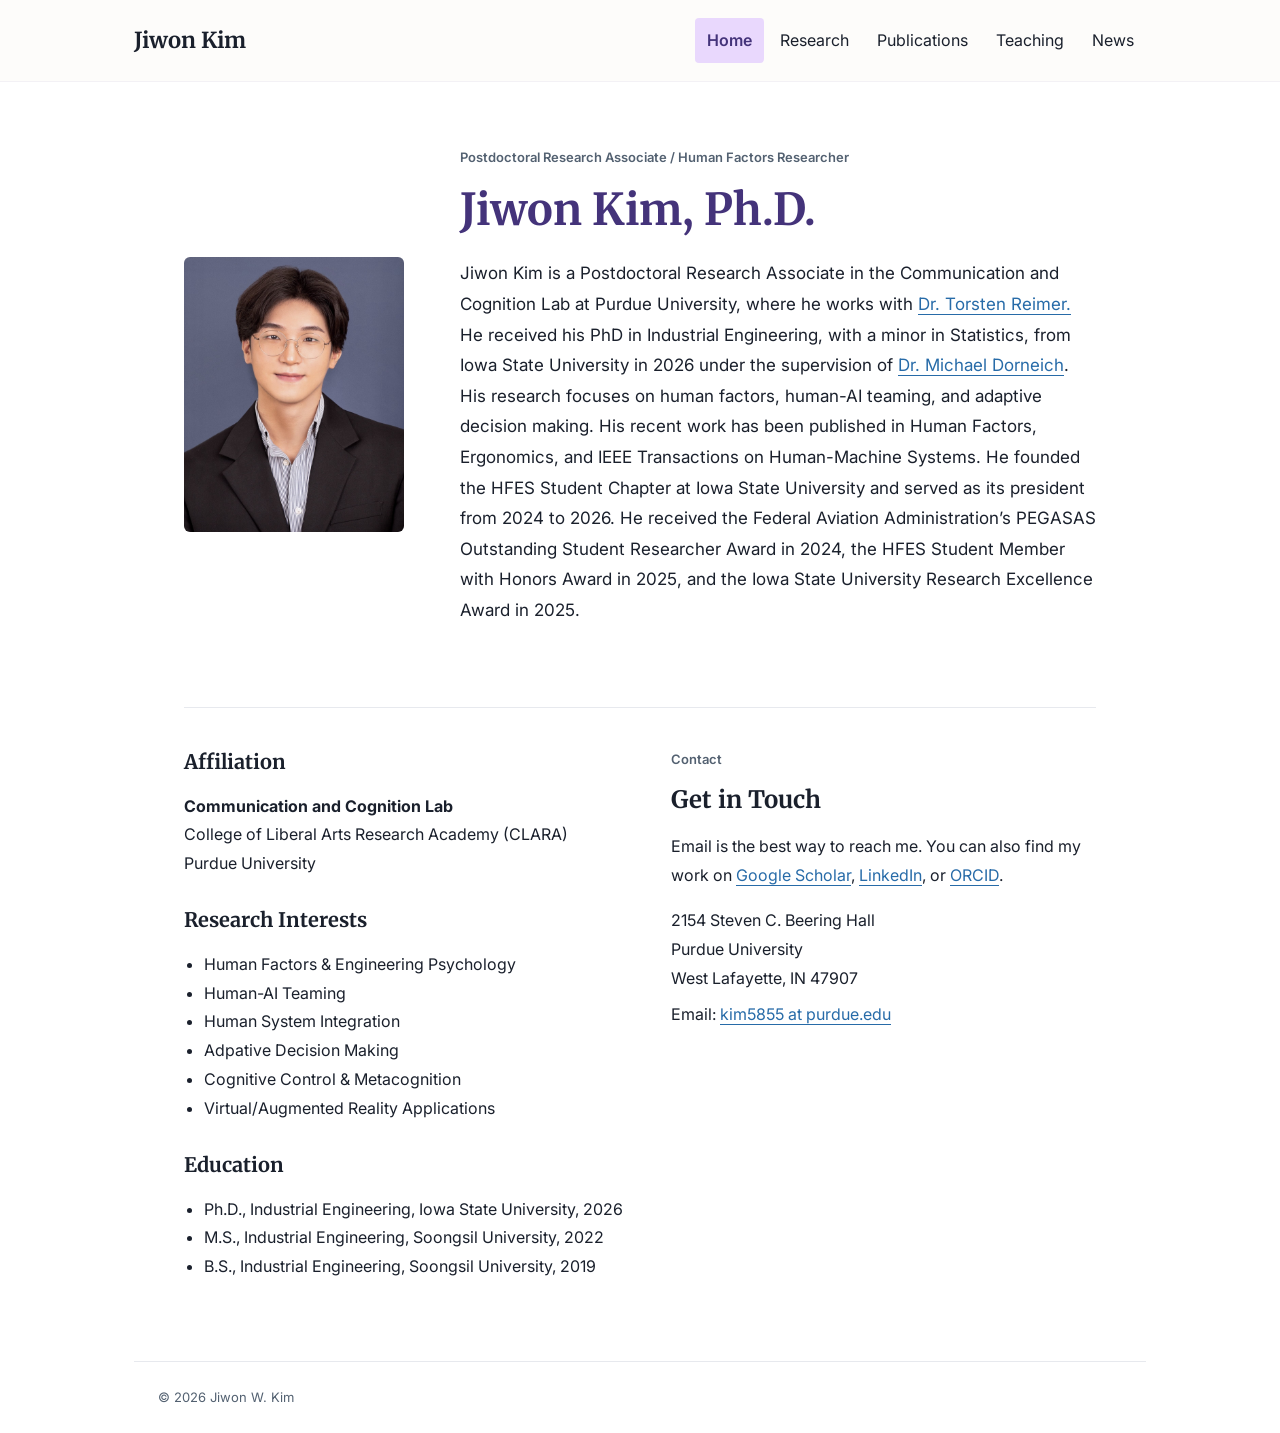
<file: index.html>
<!doctype html>
<html lang="en">
<head>
<meta charset="utf-8">
<meta name="viewport" content="width=device-width, initial-scale=1">
<title>Home | Jiwon Kim, Ph.D.</title>
<link rel="preconnect" href="https://fonts.googleapis.com">
<link rel="preconnect" href="https://fonts.gstatic.com" crossorigin>
<link href="https://fonts.googleapis.com/css2?family=Inter:wght@400;500;600;700&family=Merriweather:wght@400;700&display=swap" rel="stylesheet">
<link rel="stylesheet" href="styles.css">
</head>
<body>
<a class="skip-link" href="#main">Skip to content</a>
<header class="site-header"><div class="header-inner"><a class="brand" href="index.html">Jiwon Kim</a>
<nav class="nav" aria-label="Main navigation"><a href="index.html" aria-current="page">Home</a>
<a href="research.html">Research</a>
<a href="publications.html">Publications</a>
<a href="teaching.html">Teaching</a>
<a href="news.html">News</a></nav>
</div></header>
<main id="main" class="home">
      <section class="intro section-band">
        <img class="intro-photo" src="headshot.jpg" alt="Portrait of Jiwon Kim">
        </div>
        <div class="intro-copy">
          <p class="eyebrow">Postdoctoral Research Associate / Human Factors Researcher</p>
          <h1>Jiwon Kim, Ph.D.</h1>
          <p class="lead">
            Jiwon Kim is a Postdoctoral Research Associate in the Communication and Cognition Lab
             at Purdue University, where he works with <a href="https://www.cla.purdue.edu/directory/profiles/torsten-reimer.html">Dr. Torsten Reimer.</a> 
             He received his PhD in Industrial Engineering, with a minor in Statistics, from Iowa State University in 2026 under the supervision of <a href="https://www.imse.iastate.edu/directory/profile/dorneich/">Dr. Michael Dorneich</a>. 
             His research focuses on human factors, human-AI teaming, and adaptive decision making. 
             His recent work has been published in Human Factors, Ergonomics, and IEEE Transactions on Human-Machine Systems. 
             He founded the HFES Student Chapter at Iowa State University and served as its president from 2024 to 2026. 
             He received the Federal Aviation Administration’s PEGASAS Outstanding Student Researcher Award in 2024, the HFES Student Member with Honors Award in 2025, 
             and the Iowa State University Research Excellence Award in 2025.
          </p>

          <!-- <div class="link-row" aria-label="Profile links">
            <a class="button" href="mailto:your.email@university.edu">Email</a> -->
            
            
          </div>
        </div>
      </section><div class="home-details">        <aside class="profile-card">
          <h2>Affiliation</h2>
          <p><strong>Communication and Cognition Lab</strong><br>College of Liberal Arts Research Academy (CLARA)<br>Purdue University</p>

          <h2>Research Interests</h2>
          <ul class="tag-list">
            <li>Human Factors & Engineering Psychology</li>
            <li>Human-AI Teaming</li>
            <li>Human System Integration</li>
            <li>Adpative Decision Making</li>
            <li>Cognitive Control & Metacognition</li>
            <li>Virtual/Augmented Reality Applications</li>
          </ul>

          <h2>Education</h2>
          <ul class="compact-list">
            <li>Ph.D., Industrial Engineering, Iowa State University, 2026</li>
            <li>M.S., Industrial Engineering, Soongsil University, 2022</li>
            <li>B.S., Industrial Engineering, Soongsil University, 2019</li>
          </ul>
        </aside>          <section id="contact" class="section contact-section">
            <div>
              <p class="eyebrow">Contact</p>
              <h2>Get in Touch</h2>
              <p>
                Email is the best way to reach me. You can also find my work on
                <a href="https://scholar.google.com/citations?user=sQO0oOcAAAAJ&hl=en">Google Scholar</a>, <a href="https://www.linkedin.com/in/jiwon-wyatt-kim/">LinkedIn</a>, or <a href="https://orcid.org/0000-0002-0943-2470">ORCID</a>.
              </p>
            </div>
            <address>
              <span>2154 Steven C. Beering Hall <br> Purdue University <br> West Lafayette, IN 47907</span>
              <p>Email: <a href="mailto:kim5855@purdue.edu">kim5855 at purdue.edu</a></p>
            </address>
          </section></div>
</main>
<footer class="site-footer"><p>&copy; <span id="year">2026</span> Jiwon W. Kim</p>
<script src="script.js"></script>
</body>
</html>
</file>
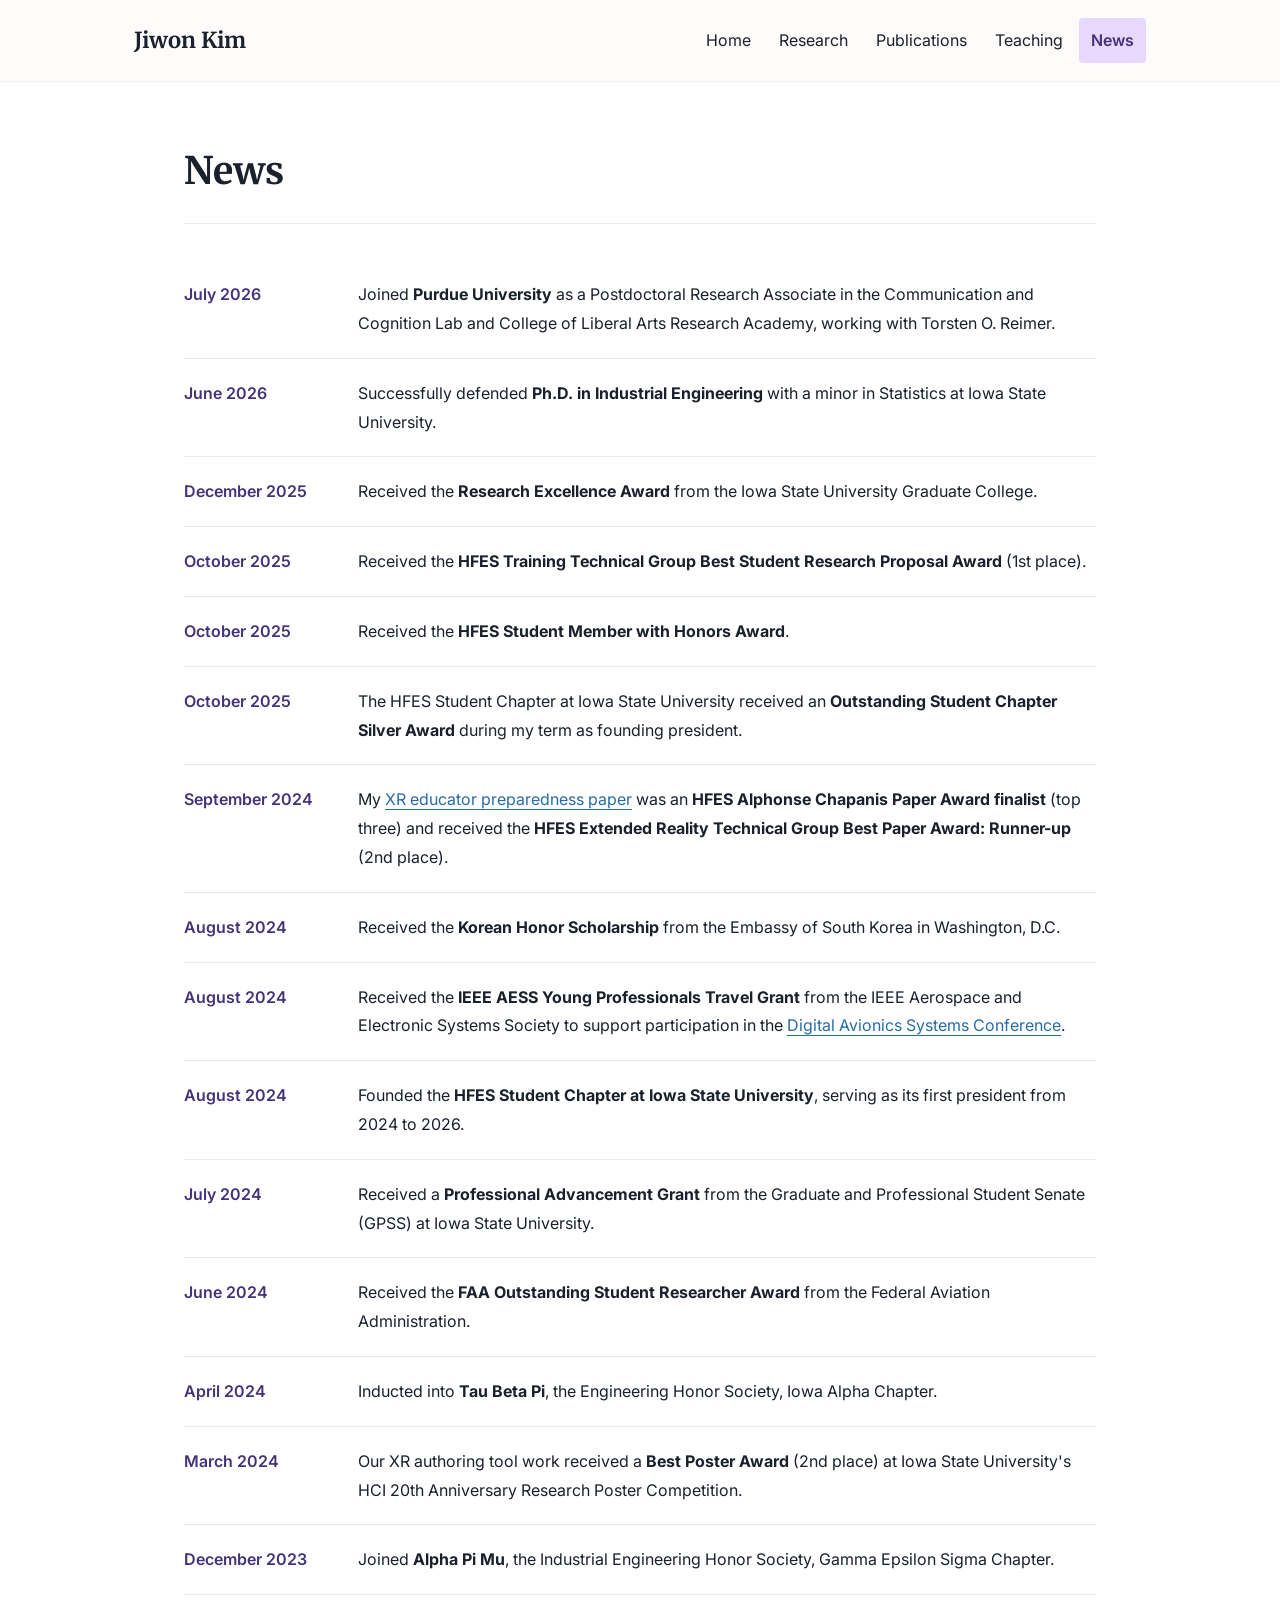
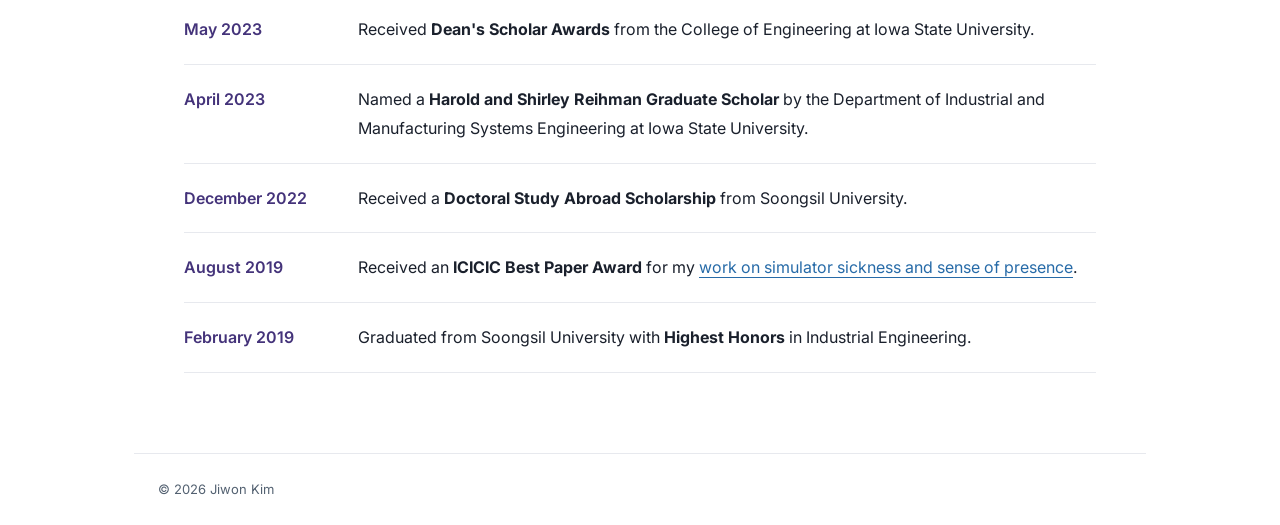
<file: news.html>
<!doctype html>
<html lang="en">
<head>
<meta charset="utf-8">
<meta name="viewport" content="width=device-width, initial-scale=1">
<title>News | Jiwon Kim</title>
<link rel="preconnect" href="https://fonts.googleapis.com">
<link rel="preconnect" href="https://fonts.gstatic.com" crossorigin>
<link href="https://fonts.googleapis.com/css2?family=Inter:wght@400;500;600;700&family=Merriweather:wght@400;700&display=swap" rel="stylesheet">
<link rel="stylesheet" href="styles.css">
</head>
<body>
<a class="skip-link" href="#main">Skip to content</a>
<header class="site-header"><div class="header-inner"><a class="brand" href="index.html">Jiwon Kim</a>
<nav class="nav" aria-label="Main navigation"><a href="index.html">Home</a>
<a href="research.html">Research</a>
<a href="publications.html">Publications</a>
<a href="teaching.html">Teaching</a>
<a href="news.html" aria-current="page">News</a></nav>
</div></header>
<main id="main" class="page">
<section id="news" class="section">
<div class="section-heading"><h1>News</h1></div>
<ul class="timeline-list">
<li><time class="experience-date" datetime="2026-07">July 2026</time><div>Joined <strong>Purdue University</strong> as a Postdoctoral Research Associate in the Communication and Cognition Lab and College of Liberal Arts Research Academy, working with Torsten O. Reimer.</div></li>
<li><time class="experience-date" datetime="2026-06">June 2026</time><div>Successfully defended <strong>Ph.D. in Industrial Engineering</strong> with a minor in Statistics at Iowa State University.</div></li>
<li><time class="experience-date" datetime="2025-12">December 2025</time><div>Received the <strong>Research Excellence Award</strong> from the Iowa State University Graduate College.</div></li>
<li><time class="experience-date" datetime="2025-10">October 2025</time><div>Received the <strong>HFES Training Technical Group Best Student Research Proposal Award</strong> (1st place).</div></li>
<li><time class="experience-date" datetime="2025-10">October 2025</time><div>Received the <strong>HFES Student Member with Honors Award</strong>.</div></li>
<li><time class="experience-date" datetime="2025-10">October 2025</time><div>The HFES Student Chapter at Iowa State University received an <strong>Outstanding Student Chapter Silver Award</strong> during my term as founding president.</div></li>
<li><time class="experience-date" datetime="2024-09">September 2024</time><div>My <a href="publications.html#c5">XR educator preparedness paper</a> was an <strong>HFES Alphonse Chapanis Paper Award finalist</strong> (top three) and received the <strong>HFES Extended Reality Technical Group Best Paper Award: Runner-up</strong> (2nd place).</div></li>
<li><time class="experience-date" datetime="2024-08">August 2024</time><div>Received the <strong>Korean Honor Scholarship</strong> from the Embassy of South Korea in Washington, D.C.</div></li>
<li><time class="experience-date" datetime="2024-08">August 2024</time><div>Received the <strong>IEEE AESS Young Professionals Travel Grant</strong> from the IEEE Aerospace and Electronic Systems Society to support participation in the <a href="publications.html#c6">Digital Avionics Systems Conference</a>.</div></li>
<li><time class="experience-date" datetime="2024-08">August 2024</time><div>Founded the <strong>HFES Student Chapter at Iowa State University</strong>, serving as its first president from 2024 to 2026.</div></li>
<li><time class="experience-date" datetime="2024-07">July 2024</time><div>Received a <strong>Professional Advancement Grant</strong> from the Graduate and Professional Student Senate (GPSS) at Iowa State University.</div></li>
<li><time class="experience-date" datetime="2024-06">June 2024</time><div>Received the <strong>FAA Outstanding Student Researcher Award</strong> from the Federal Aviation Administration.</div></li>
<li><time class="experience-date" datetime="2024-04">April 2024</time><div>Inducted into <strong>Tau Beta Pi</strong>, the Engineering Honor Society, Iowa Alpha Chapter.</div></li>
<li><time class="experience-date" datetime="2024-03">March 2024</time><div>Our XR authoring tool work received a <strong>Best Poster Award</strong> (2nd place) at Iowa State University's HCI 20th Anniversary Research Poster Competition.</div></li>
<li><time class="experience-date" datetime="2023-12">December 2023</time><div>Joined <strong>Alpha Pi Mu</strong>, the Industrial Engineering Honor Society, Gamma Epsilon Sigma Chapter.</div></li>
<li><time class="experience-date" datetime="2023-05">May 2023</time><div>Received <strong>Dean's Scholar Awards</strong> from the College of Engineering at Iowa State University.</div></li>
<li><time class="experience-date" datetime="2023-04">April 2023</time><div>Named a <strong>Harold and Shirley Reihman Graduate Scholar</strong> by the Department of Industrial and Manufacturing Systems Engineering at Iowa State University.</div></li>
<li><time class="experience-date" datetime="2022-12">December 2022</time><div>Received a <strong>Doctoral Study Abroad Scholarship</strong> from Soongsil University.</div></li>
<li><time class="experience-date" datetime="2019-08">August 2019</time><div>Received an <strong>ICICIC Best Paper Award</strong> for my <a href="publications.html#c12">work on simulator sickness and sense of presence</a>.</div></li>
<li><time class="experience-date" datetime="2019-02">February 2019</time><div>Graduated from Soongsil University with <strong>Highest Honors</strong> in Industrial Engineering.</div></li>
</ul>
</section>
</main>
<footer class="site-footer"><p>&copy; <span id="year">2026</span> Jiwon Kim</p>
<script src="script.js"></script>
</body>
</html>
</file>
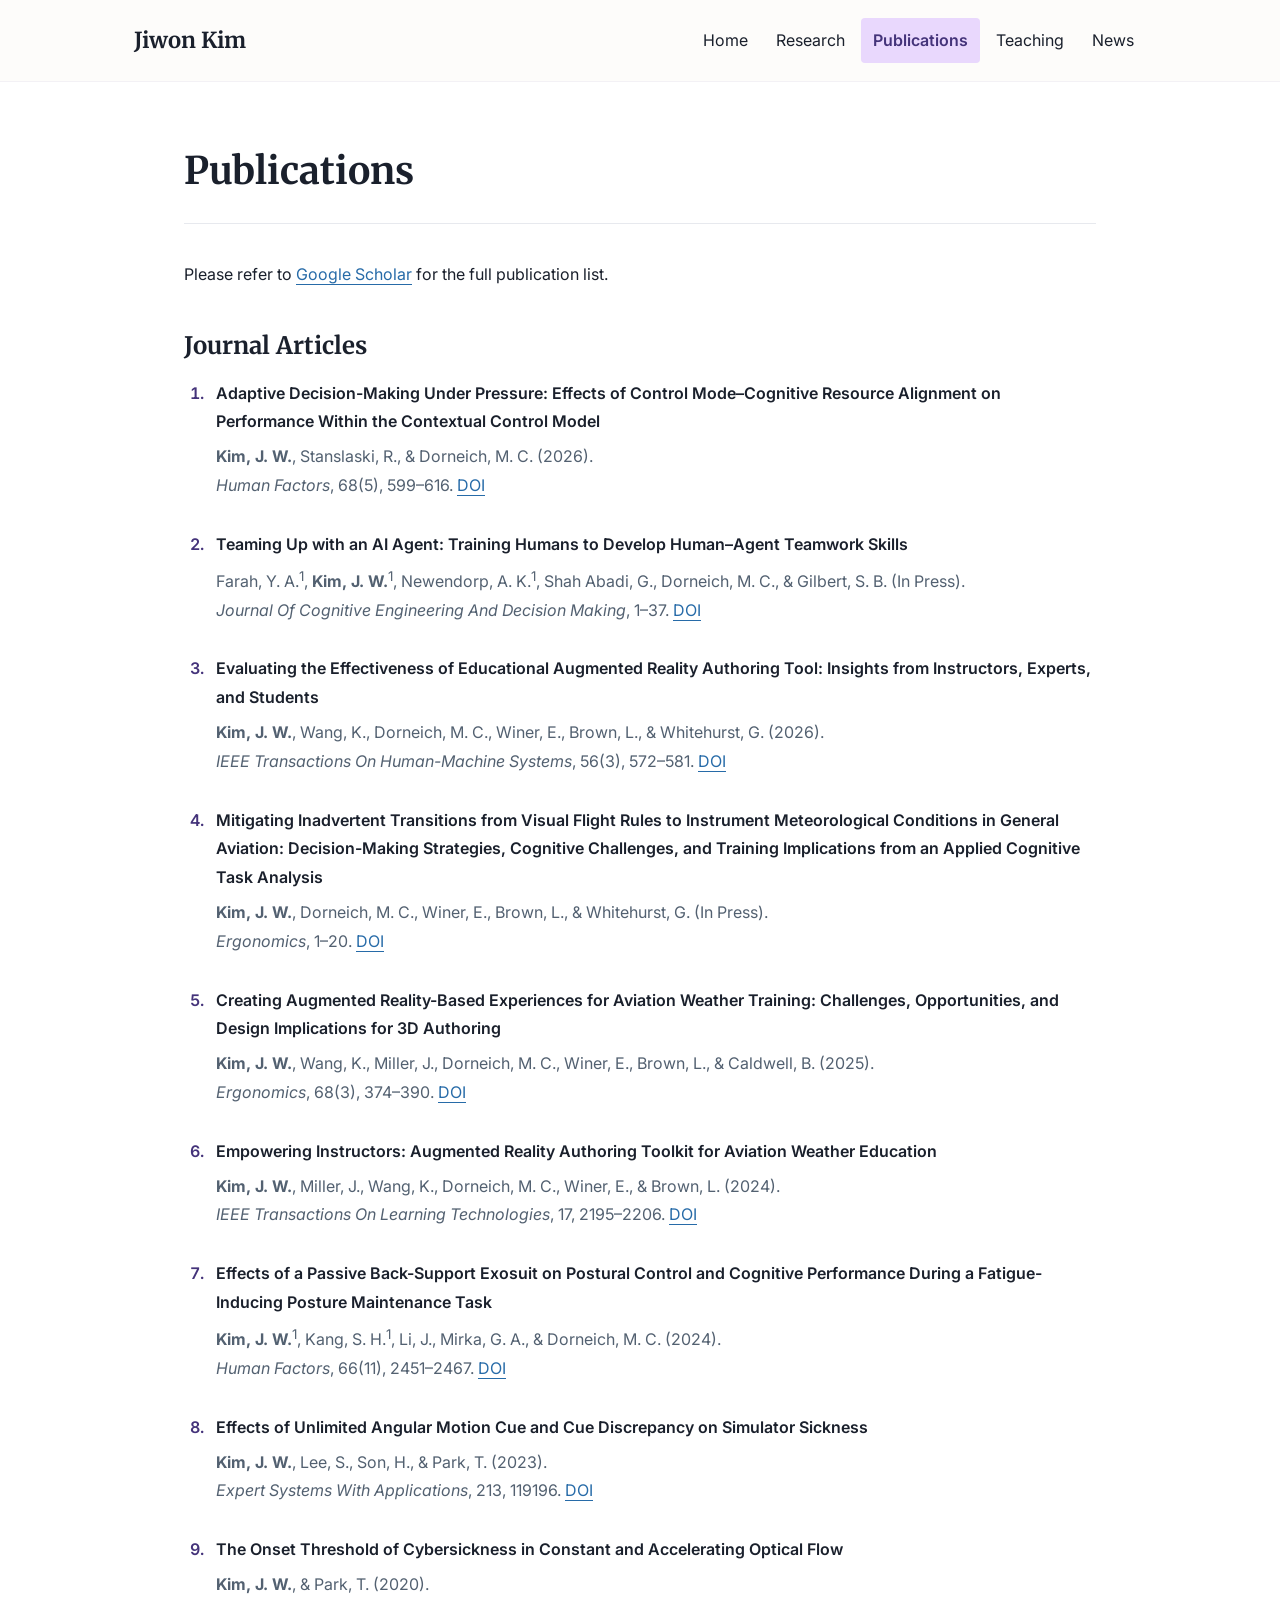
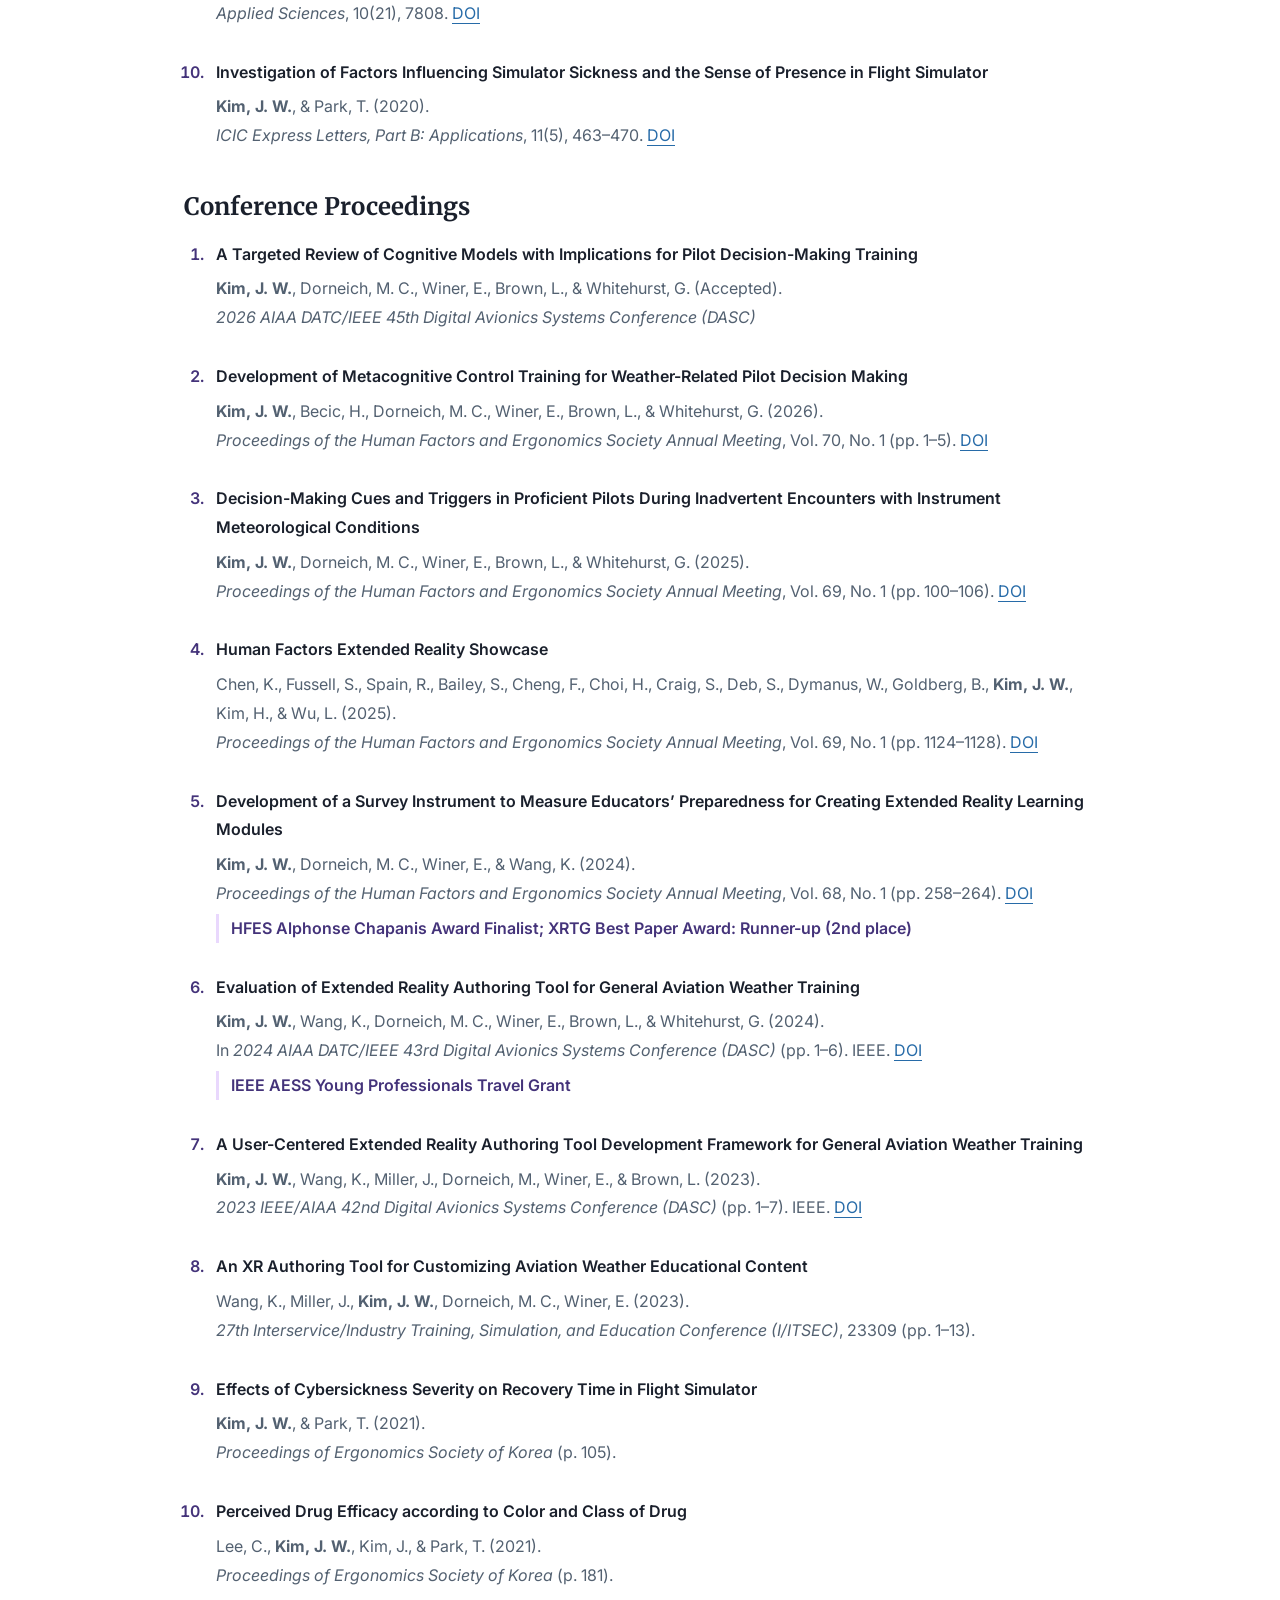
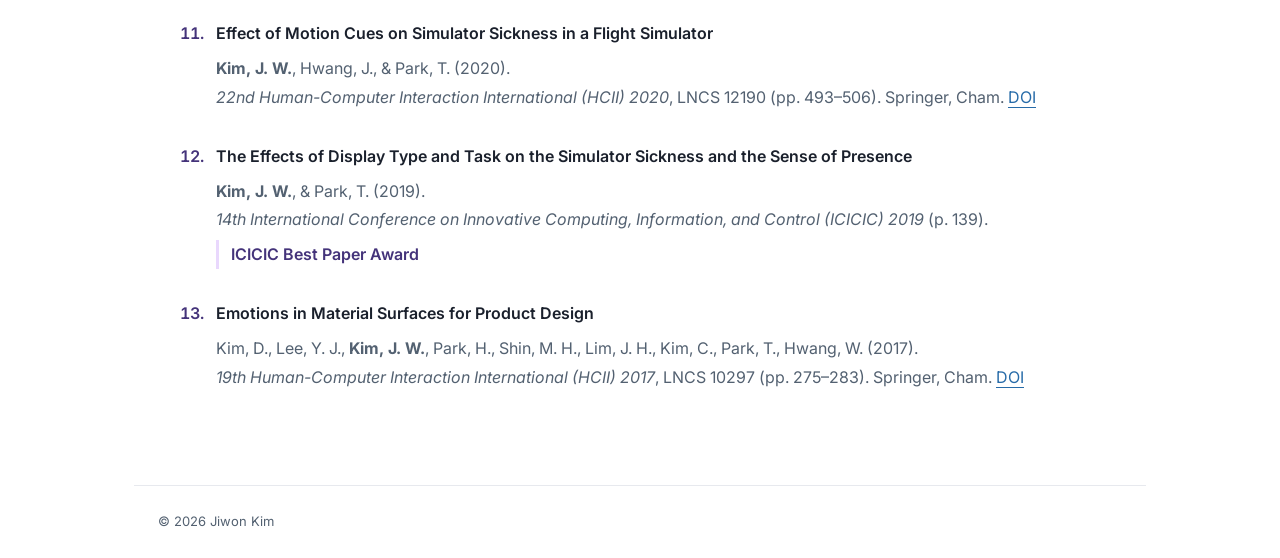
<file: publications.html>
<!doctype html>
<html lang="en">
<head>
<meta charset="utf-8">
<meta name="viewport" content="width=device-width, initial-scale=1">
<title>Publications | Jiwon Kim</title>
<link rel="preconnect" href="https://fonts.googleapis.com">
<link rel="preconnect" href="https://fonts.gstatic.com" crossorigin>
<link href="https://fonts.googleapis.com/css2?family=Inter:wght@400;500;600;700&family=Merriweather:wght@400;700&display=swap" rel="stylesheet">
<link rel="stylesheet" href="styles.css">
</head>
<body>
<a class="skip-link" href="#main">Skip to content</a>
<header class="site-header"><div class="header-inner"><a class="brand" href="index.html">Jiwon Kim</a>
<nav class="nav" aria-label="Main navigation"><a href="index.html">Home</a>
<a href="research.html">Research</a>
<a href="publications.html" aria-current="page">Publications</a>
<a href="teaching.html">Teaching</a>
<a href="news.html">News</a></nav>
</div></header>
<main id="main" class="page">
<section id="publications" class="section">
<div class="section-heading"><h1>Publications</h1></div>
<p>Please refer to <a href="https://scholar.google.com/citations?hl=en&user=sQO0oOcAAAAJ&view_op=list_works&sortby=pubdate">Google Scholar</a> for the full publication list.</p>
<section class="publication-group" aria-labelledby="journal-articles"><h2 id="journal-articles">Journal Articles</h2><ol class="publication-list"><li id="j1">
  <span class="pub-title">Adaptive Decision-Making Under Pressure: Effects of Control Mode–Cognitive Resource Alignment on Performance Within the Contextual Control Model</span>
  <span class="pub-meta"><strong>Kim, J. W.</strong>, Stanslaski, R., &amp; Dorneich, M. C. (2026).</span>
  <span class="pub-meta"><i>Human Factors</i>, 68(5), 599–616. <a href="https://doi.org/10.1177/00187208261418892">DOI</a></span>
</li>
<li id="j2">
  <span class="pub-title">Teaming Up with an AI Agent: Training Humans to Develop Human–Agent Teamwork Skills</span>
  <span class="pub-meta">Farah, Y. A.<sup aria-label="co-first author">1</sup>, <strong>Kim, J. W.</strong><sup aria-label="co-first author">1</sup>, Newendorp, A. K.<sup aria-label="co-first author">1</sup>, Shah Abadi, G., Dorneich, M. C., &amp; Gilbert, S. B. (In Press).</span>
  <span class="pub-meta"><i>Journal Of Cognitive Engineering And Decision Making</i>, 1–37. <a href="https://doi.org/10.1177/15553434261430062">DOI</a></span>
</li>
<li id="j3">
  <span class="pub-title">Evaluating the Effectiveness of Educational Augmented Reality Authoring Tool: Insights from Instructors, Experts, and Students</span>
  <span class="pub-meta"><strong>Kim, J. W.</strong>, Wang, K., Dorneich, M. C., Winer, E., Brown, L., &amp; Whitehurst, G. (2026).</span>
  <span class="pub-meta"><i>IEEE Transactions On Human-Machine Systems</i>, 56(3), 572–581. <a href="https://doi.org/10.1109/THMS.2026.3667033">DOI</a></span>
</li>
<li id="j4">
  <span class="pub-title">Mitigating Inadvertent Transitions from Visual Flight Rules to Instrument Meteorological Conditions in General Aviation: Decision-Making Strategies, Cognitive Challenges, and Training Implications from an Applied Cognitive Task Analysis</span>
  <span class="pub-meta"><strong>Kim, J. W.</strong>, Dorneich, M. C., Winer, E., Brown, L., &amp; Whitehurst, G. (In Press).</span>
  <span class="pub-meta"><i>Ergonomics</i>, 1–20. <a href="https://doi.org/10.1080/00140139.2025.2606777">DOI</a></span>
</li>
<li id="j5">
  <span class="pub-title">Creating Augmented Reality-Based Experiences for Aviation Weather Training: Challenges, Opportunities, and Design Implications for 3D Authoring</span>
  <span class="pub-meta"><strong>Kim, J. W.</strong>, Wang, K., Miller, J., Dorneich, M. C., Winer, E., Brown, L., &amp; Caldwell, B. (2025).</span>
  <span class="pub-meta"><i>Ergonomics</i>, 68(3), 374–390. <a href="https://doi.org/10.1080/00140139.2024.2329696">DOI</a></span>
</li>
<li id="j6">
  <span class="pub-title">Empowering Instructors: Augmented Reality Authoring Toolkit for Aviation Weather Education</span>
  <span class="pub-meta"><strong>Kim, J. W.</strong>, Miller, J., Wang, K., Dorneich, M. C., Winer, E., &amp; Brown, L. (2024).</span>
  <span class="pub-meta"><i>IEEE Transactions On Learning Technologies</i>, 17, 2195–2206. <a href="https://doi.org/10.1109/TLT.2024.3486630">DOI</a></span>
</li>
<li id="j7">
  <span class="pub-title">Effects of a Passive Back-Support Exosuit on Postural Control and Cognitive Performance During a Fatigue-Inducing Posture Maintenance Task</span>
  <span class="pub-meta"><strong>Kim, J. W.</strong><sup aria-label="co-first author">1</sup>, Kang, S. H.<sup aria-label="co-first author">1</sup>, Li, J., Mirka, G. A., &amp; Dorneich, M. C. (2024).</span>
  <span class="pub-meta"><i>Human Factors</i>, 66(11), 2451–2467. <a href="https://doi.org/10.1177/00187208231221890">DOI</a></span>
</li>
<li id="j8">
  <span class="pub-title">Effects of Unlimited Angular Motion Cue and Cue Discrepancy on Simulator Sickness</span>
  <span class="pub-meta"><strong>Kim, J. W.</strong>, Lee, S., Son, H., &amp; Park, T. (2023).</span>
  <span class="pub-meta"><i>Expert Systems With Applications</i>, 213, 119196. <a href="https://doi.org/10.1016/j.eswa.2022.119196">DOI</a></span>
</li>
<li id="j9">
  <span class="pub-title">The Onset Threshold of Cybersickness in Constant and Accelerating Optical Flow</span>
  <span class="pub-meta"><strong>Kim, J. W.</strong>, &amp; Park, T. (2020).</span>
  <span class="pub-meta"><i>Applied Sciences</i>, 10(21), 7808. <a href="https://doi.org/10.3390/app10217808">DOI</a></span>
</li>
<li id="j10">
  <span class="pub-title">Investigation of Factors Influencing Simulator Sickness and the Sense of Presence in Flight Simulator</span>
  <span class="pub-meta"><strong>Kim, J. W.</strong>, &amp; Park, T. (2020).</span>
  <span class="pub-meta"><i>ICIC Express Letters, Part B: Applications</i>, 11(5), 463–470. <a href="https://doi.org/10.24507/icicelb.11.05.463">DOI</a></span>
</li></ol></section>
<section class="publication-group" aria-labelledby="conference-proceedings"><h2 id="conference-proceedings">Conference Proceedings</h2><ol class="publication-list"><li id="c1">
  <span class="pub-title">A Targeted Review of Cognitive Models with Implications for Pilot Decision-Making Training</span>
  <span class="pub-meta"><strong>Kim, J. W.</strong>, Dorneich, M. C., Winer, E., Brown, L., &amp; Whitehurst, G. (Accepted).</span>
  <span class="pub-meta"><i>2026 AIAA DATC/IEEE 45th Digital Avionics Systems Conference (DASC)</i></span>
  
</li>
<li id="c2">
  <span class="pub-title">Development of Metacognitive Control Training for Weather-Related Pilot Decision Making</span>
  <span class="pub-meta"><strong>Kim, J. W.</strong>, Becic, H., Dorneich, M. C., Winer, E., Brown, L., &amp; Whitehurst, G. (2026).</span>
  <span class="pub-meta"><i>Proceedings of the Human Factors and Ergonomics Society Annual Meeting</i>, Vol. 70, No. 1 (pp. 1–5). <a href="https://doi.org/10.1177/10711813261475212">DOI</a></span>
</li>
<li id="c3">
  <span class="pub-title">Decision-Making Cues and Triggers in Proficient Pilots During Inadvertent Encounters with Instrument Meteorological Conditions</span>
  <span class="pub-meta"><strong>Kim, J. W.</strong>, Dorneich, M. C., Winer, E., Brown, L., &amp; Whitehurst, G. (2025).</span>
  <span class="pub-meta"><i>Proceedings of the Human Factors and Ergonomics Society Annual Meeting</i>, Vol. 69, No. 1 (pp. 100–106). <a href="https://doi.org/10.1177/10711813251358245">DOI</a></span>
</li>
<li id="c4">
  <span class="pub-title">Human Factors Extended Reality Showcase</span>
  <span class="pub-meta">Chen, K., Fussell, S., Spain, R., Bailey, S., Cheng, F., Choi, H., Craig, S., Deb, S., Dymanus, W., Goldberg, B., <strong>Kim, J. W.</strong>, Kim, H., &amp; Wu, L. (2025).</span>
  <span class="pub-meta"><i>Proceedings of the Human Factors and Ergonomics Society Annual Meeting</i>, Vol. 69, No. 1 (pp. 1124–1128). <a href="https://doi.org/10.1177/10711813251360061">DOI</a></span>
</li>
<li id="c5">
  <span class="pub-title">Development of a Survey Instrument to Measure Educators’ Preparedness for Creating Extended Reality Learning Modules</span>
  <span class="pub-meta"><strong>Kim, J. W.</strong>, Dorneich, M. C., Winer, E., &amp; Wang, K. (2024).</span>
  <span class="pub-meta"><i>Proceedings of the Human Factors and Ergonomics Society Annual Meeting</i>, Vol. 68, No. 1 (pp. 258–264). <a href="https://doi.org/10.1177/10711813241262317">DOI</a></span>
  <span class="pub-award">HFES Alphonse Chapanis Award Finalist; XRTG Best Paper Award: Runner-up (2nd place)</span>
</li>
<li id="c6">
  <span class="pub-title">Evaluation of Extended Reality Authoring Tool for General Aviation Weather Training</span>
  <span class="pub-meta"><strong>Kim, J. W.</strong>, Wang, K., Dorneich, M. C., Winer, E., Brown, L., &amp; Whitehurst, G. (2024).</span>
  <span class="pub-meta">In <i>2024 AIAA DATC/IEEE 43rd Digital Avionics Systems Conference (DASC)</i> (pp. 1–6). IEEE. <a href="https://doi.org/10.1109/DASC62030.2024.10748866">DOI</a></span>
  <span class="pub-award">IEEE AESS Young Professionals Travel Grant</span>
</li>
<li id="c7">
  <span class="pub-title">A User-Centered Extended Reality Authoring Tool Development Framework for General Aviation Weather Training</span>
  <span class="pub-meta"><strong>Kim, J. W.</strong>, Wang, K., Miller, J., Dorneich, M., Winer, E., &amp; Brown, L. (2023).</span>
  <span class="pub-meta"><i>2023 IEEE/AIAA 42nd Digital Avionics Systems Conference (DASC)</i> (pp. 1–7). IEEE. <a href="https://doi.org/10.1109/DASC58513.2023.10311255">DOI</a></span>
</li>
<li id="c8">
  <span class="pub-title">An XR Authoring Tool for Customizing Aviation Weather Educational Content</span>
  <span class="pub-meta">Wang, K., Miller, J., <strong>Kim, J. W.</strong>, Dorneich, M. C., Winer, E. (2023).</span>
  <span class="pub-meta"><i>27th Interservice/Industry Training, Simulation, and Education Conference (I/ITSEC)</i>, 23309 (pp. 1–13).</span>
  
</li>
<li id="c9">
  <span class="pub-title">Effects of Cybersickness Severity on Recovery Time in Flight Simulator</span>
  <span class="pub-meta"><strong>Kim, J. W.</strong>, &amp; Park, T. (2021).</span>
  <span class="pub-meta"><i>Proceedings of Ergonomics Society of Korea</i> (p. 105).</span>
  
</li>
<li id="c10">
  <span class="pub-title">Perceived Drug Efficacy according to Color and Class of Drug</span>
  <span class="pub-meta">Lee, C., <strong>Kim, J. W.</strong>, Kim, J., &amp; Park, T. (2021).</span>
  <span class="pub-meta"><i>Proceedings of Ergonomics Society of Korea</i> (p. 181).</span>
  
</li>
<li id="c11">
  <span class="pub-title">Effect of Motion Cues on Simulator Sickness in a Flight Simulator</span>
  <span class="pub-meta"><strong>Kim, J. W.</strong>, Hwang, J., &amp; Park, T. (2020).</span>
  <span class="pub-meta"><i>22nd Human-Computer Interaction International (HCII) 2020</i>, LNCS 12190 (pp. 493–506). Springer, Cham. <a href="https://doi.org/10.1007/978-3-030-49695-1_33">DOI</a></span>
</li>
<li id="c12">
  <span class="pub-title">The Effects of Display Type and Task on the Simulator Sickness and the Sense of Presence</span>
  <span class="pub-meta"><strong>Kim, J. W.</strong>, &amp; Park, T. (2019).</span>
  <span class="pub-meta"><i>14th International Conference on Innovative Computing, Information, and Control (ICICIC) 2019</i> (p. 139).</span>
  <span class="pub-award">ICICIC Best Paper Award</span>
  
</li>
<li id="c13">
  <span class="pub-title">Emotions in Material Surfaces for Product Design</span>
  <span class="pub-meta">Kim, D., Lee, Y. J., <strong>Kim, J. W.</strong>, Park, H., Shin, M. H., Lim, J. H., Kim, C., Park, T., Hwang, W. (2017).</span>
  <span class="pub-meta"><i>19th Human-Computer Interaction International (HCII) 2017</i>, LNCS 10297 (pp. 275–283). Springer, Cham. <a href="https://doi.org/10.1007/978-3-319-58530-7_21">DOI</a></span>
</li></ol></section>

</main>
<footer class="site-footer"><p>&copy; <span id="year">2026</span> Jiwon Kim</p>
<script src="script.js"></script>
</body>
</html>
</file>
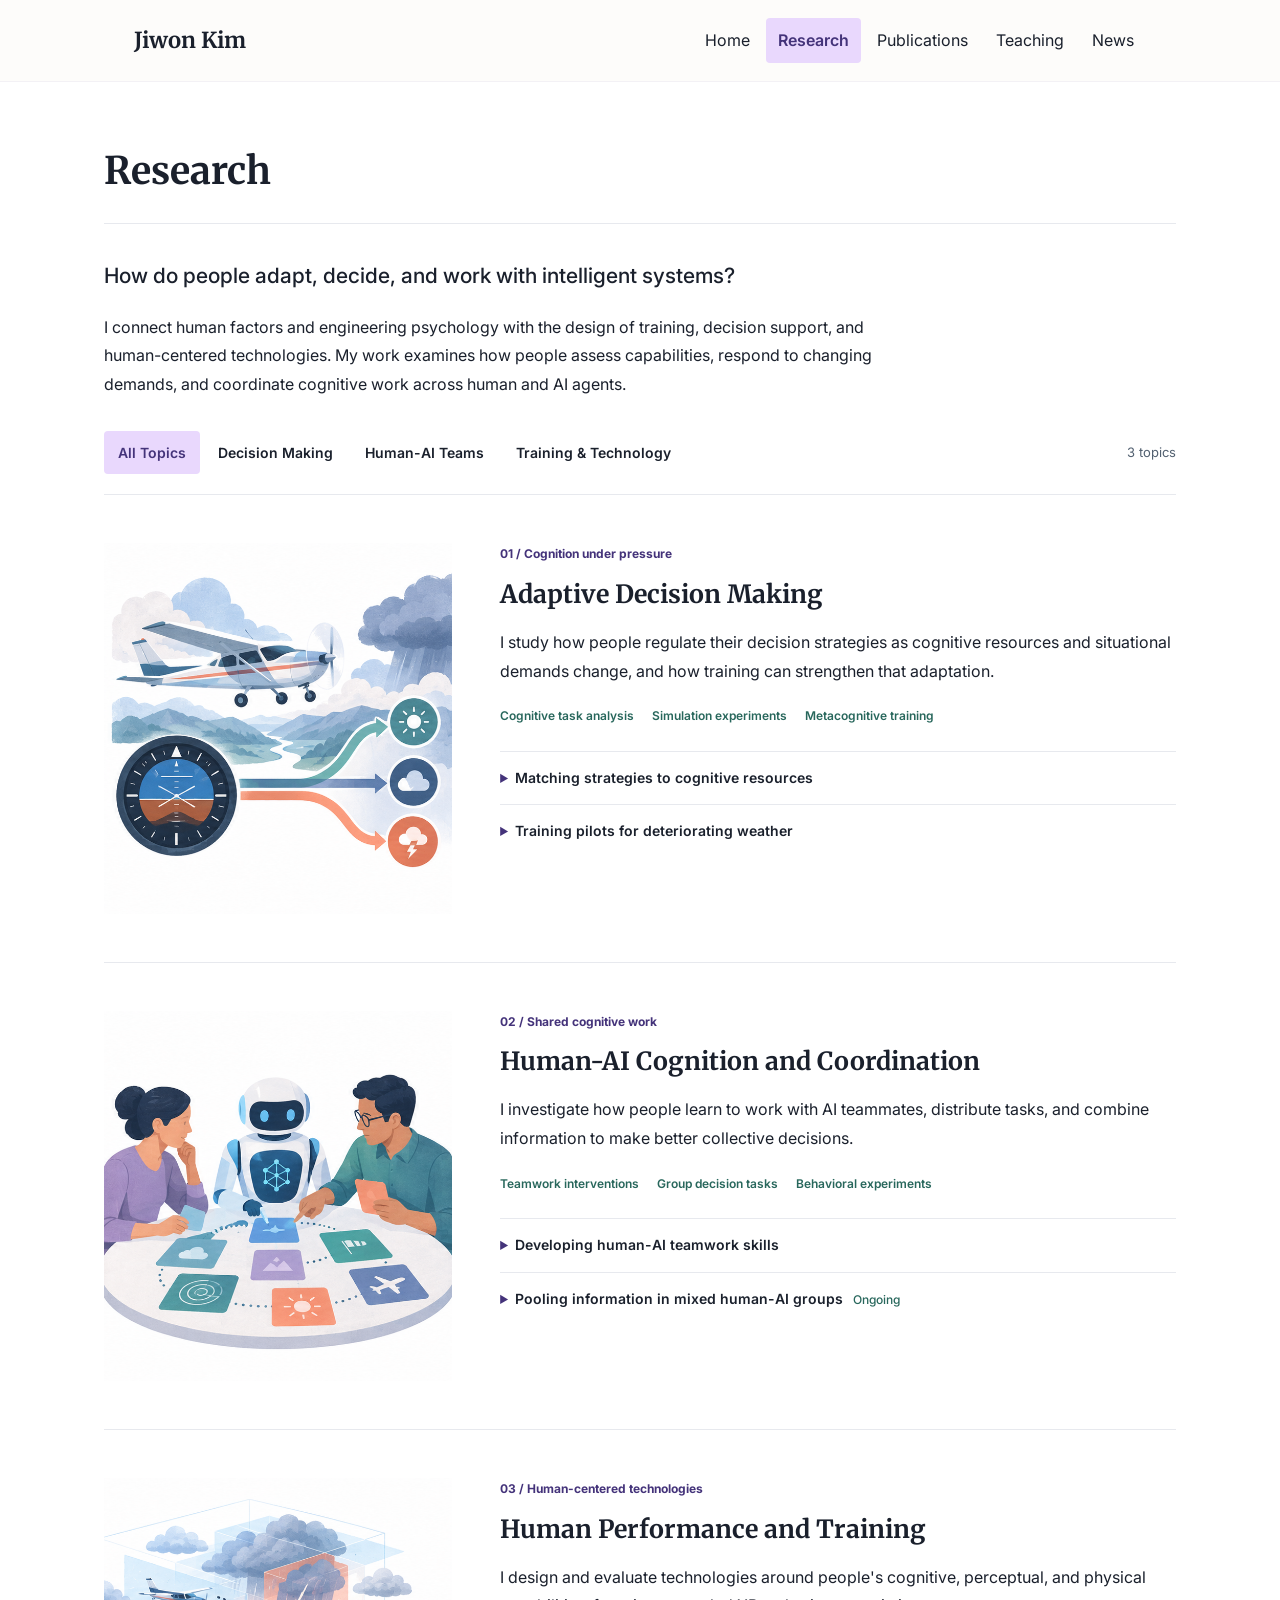
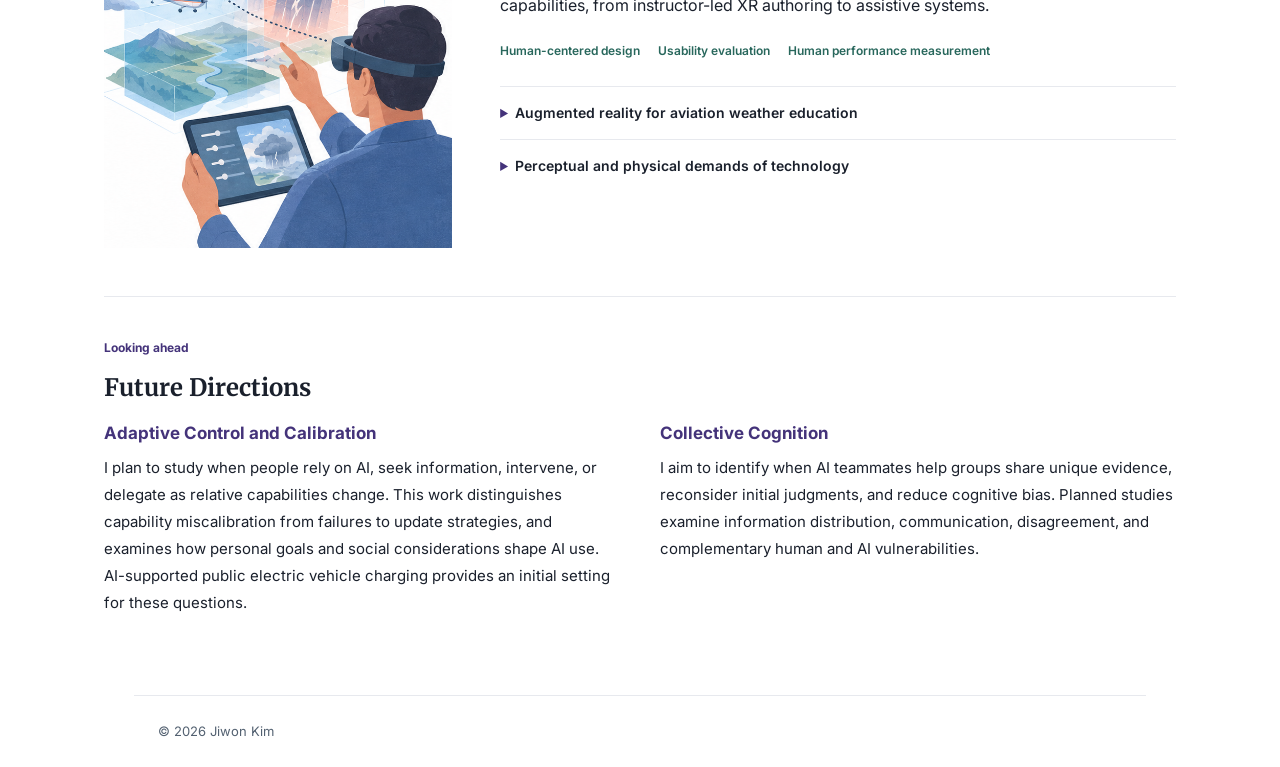
<file: research.html>
<!doctype html>
<html lang="en">
<head>
<meta charset="utf-8">
<meta name="viewport" content="width=device-width, initial-scale=1">
<title>Research | Jiwon Kim</title>
<link rel="preconnect" href="https://fonts.googleapis.com">
<link rel="preconnect" href="https://fonts.gstatic.com" crossorigin>
<link href="https://fonts.googleapis.com/css2?family=Inter:wght@400;500;600;700&family=Merriweather:wght@400;700&display=swap" rel="stylesheet">
<link rel="stylesheet" href="styles.css">
</head>
<body>
<a class="skip-link" href="#main">Skip to content</a>
<header class="site-header"><div class="header-inner"><a class="brand" href="index.html">Jiwon Kim</a>
<nav class="nav" aria-label="Main navigation"><a href="index.html">Home</a>
<a href="research.html" aria-current="page">Research</a>
<a href="publications.html">Publications</a>
<a href="teaching.html">Teaching</a>
<a href="news.html">News</a></nav>
</div></header>
<main id="main" class="page research-page">
<section id="research" aria-labelledby="research-title">
  <div class="section-heading"><h1 id="research-title">Research</h1></div>
  <div class="research-intro">
    <p class="lead">How do people adapt, decide, and work with intelligent systems?</p>
    <p>I connect human factors and engineering psychology with the design of training, decision support, and human-centered technologies. My work examines how people assess capabilities, respond to changing demands, and coordinate cognitive work across human and AI agents.</p>
  </div>

  <div class="research-controls" hidden>
    <fieldset class="topic-filter">
      <legend class="visually-hidden">Filter research topics</legend>
      <label><input type="radio" name="research-topic" value="all" checked><span>All Topics</span></label>
      <label><input type="radio" name="research-topic" value="decisions"><span>Decision Making</span></label>
      <label><input type="radio" name="research-topic" value="teams"><span>Human-AI Teams</span></label>
      <label><input type="radio" name="research-topic" value="technology"><span>Training &amp; Technology</span></label>
    </fieldset>
    <p id="research-count" role="status" aria-live="polite" aria-atomic="true">3 topics</p>
  </div>

  <div class="research-topics">
    <article class="research-topic" data-topic="decisions" id="decision-making" aria-labelledby="decision-title">
      <figure class="research-figure">
        <div class="topic-art art-decisions"><img src="assets/research-concepts.png" width="1536" height="512" alt="Conceptual illustration of an aircraft, weather conditions, and branching decisions."></div>
        <!--<figcaption>Conceptual illustration</figcaption>-->
      </figure>
      <div class="topic-content">
        <p class="topic-label">01 / Cognition under pressure</p>
        <h2 id="decision-title">Adaptive Decision Making</h2>
        <p>I study how people regulate their decision strategies as cognitive resources and situational demands change, and how training can strengthen that adaptation.</p>
        <ul class="method-list" aria-label="Methods"><li>Cognitive task analysis</li><li>Simulation experiments</li><li>Metacognitive training</li></ul>

        <details class="research-study">
          <summary>Matching strategies to cognitive resources</summary>
          <div class="study-body">
            <p>Using the Contextual Control Model in an air traffic control simulation, I examined how available cognitive resources and experience shape strategy selection.</p>
            <h3>Finding</h3>
            <p>Performance was highest when decision strategies aligned with available cognitive resources. Experience strengthened participants' ability to select strategies suited to those resources.</p>
            <p class="study-links"><a href="publications.html#j1">Human Factors, 2026</a></p>
          </div>
        </details>
        <details class="research-study">
          <summary>Training pilots for deteriorating weather</summary>
          <div class="study-body">
            <p>Interviews and cognitive task analysis with pilots identified the cues and conditions that trigger strategy changes. I used these insights to develop training that helps pilots monitor their cognitive resources and adapt their decisions.</p>
            <h3>Study</h3>
            <p>In an experiment with 40 licensed pilots, trained participants made more protective decisions as weather deteriorated and showed better strategy-resource alignment. The evaluation manuscript is under review.</p>
            <p class="study-links"><a href="publications.html#j4">Cognitive task analysis</a><a href="publications.html#c2">Training development</a></p>
          </div>
        </details>
      </div>
    </article>

    <article class="research-topic" data-topic="teams" id="human-ai-teams" aria-labelledby="teams-title">
      <figure class="research-figure">
        <div class="topic-art art-teams"><img src="assets/research-concepts.png" width="1536" height="512" loading="lazy" alt="Conceptual illustration of people and an AI agent exchanging evidence around a shared table."></div>
        <!--<figcaption>Conceptual illustration</figcaption>-->
      </figure>
      <div class="topic-content">
        <p class="topic-label">02 / Shared cognitive work</p>
        <h2 id="teams-title">Human-AI Cognition and Coordination</h2>
        <p>I investigate how people learn to work with AI teammates, distribute tasks, and combine information to make better collective decisions.</p>
        <ul class="method-list" aria-label="Methods"><li>Teamwork interventions</li><li>Group decision tasks</li><li>Behavioral experiments</li></ul>

        <details class="research-study">
          <summary>Developing human-AI teamwork skills</summary>
          <div class="study-body">
            <p>I developed and evaluated a task-independent intervention grounded in human-human teamwork principles. Participants practiced evaluating goals, developing strategies, allocating tasks, and communicating with an AI teammate.</p>
            <h3>Finding</h3>
            <p>Trained participants developed strategies with AI more frequently, delegated more tasks, and completed tasks more efficiently. Their teams also maintained better performance as task difficulty increased.</p>
            <p class="study-links"><a href="publications.html#j2">Journal of Cognitive Engineering and Decision Making, in press</a></p>
          </div>
        </details>
        <details class="research-study">
          <summary>Pooling information in mixed human-AI groups <span class="study-status">Ongoing</span></summary>
          <div class="study-body">
            <p>My postdoctoral research at Purdue University uses hidden-profile tasks, in which no member initially holds all the information needed for a group decision.</p>
            <h3>Research question</h3>
            <p>When do human-AI groups surface uniquely held information, integrate conflicting evidence, respond to disagreement, and revise initial judgments?</p>
            <p>I investigate these processes by examining AI reliability, information access, expressed confidence, and interaction behavior.</p>
          </div>
        </details>
      </div>
    </article>

    <article class="research-topic" data-topic="technology" id="training-technology" aria-labelledby="technology-title">
      <figure class="research-figure">
        <div class="topic-art art-technology"><img src="assets/research-concepts.png" width="1536" height="512" loading="lazy" alt="Conceptual illustration of an instructor using a tablet to create an augmented reality aviation weather scenario."></div>
        <!--<figcaption>Conceptual illustration</figcaption>-->
      </figure>
      <div class="topic-content">
        <p class="topic-label">03 / Human-centered technologies</p>
        <h2 id="technology-title">Human Performance and Training</h2>
        <p>I design and evaluate technologies around people's cognitive, perceptual, and physical capabilities, from instructor-led XR authoring to assistive systems.</p>
        <ul class="method-list" aria-label="Methods"><li>Human-centered design</li><li>Usability evaluation</li><li>Human performance measurement</li></ul>

        <details class="research-study">
          <summary>Augmented reality for aviation weather education</summary>
          <div class="study-body">
            <p>In FAA-funded research, I worked with flight instructors to identify training requirements, design an AR authoring toolkit, and evaluate its usability and educational effectiveness.</p>
            <h3>Contribution</h3>
            <p>The toolkit enables instructors without programming expertise to create and modify immersive weather scenarios while retaining control over instructional content. Evaluation incorporated perspectives from instructors, experts, and students.</p>
            <p class="study-links"><a href="publications.html#j5">Training requirements</a><a href="publications.html#j6">Authoring toolkit</a><a href="publications.html#j3">Educational evaluation</a></p>
          </div>
        </details>
        <details class="research-study">
          <summary>Perceptual and physical demands of technology</summary>
          <div class="study-body">
            <p>My studies examine cybersickness and motion cues in flight simulators, as well as the effects of a passive back-support exosuit during sustained posture maintenance and concurrent cognitive activity.</p>
            <h3>Finding and ongoing work</h3>
            <p>Exosuit use reduced muscular fatigue and perceived workload while improving performance on a higher-order information-integration task. I also develop measures of educators' readiness to create XR content and perceived display compellingness.</p>
            <p class="study-links"><a href="publications.html#j7">Exosuit study</a><a href="publications.html#j8">Simulator motion cues</a><a href="publications.html#j9">Cybersickness thresholds</a></p>
          </div>
        </details>
      </div>
    </article>
  </div>

  <section class="research-future" aria-labelledby="future-title">
    <p class="topic-label">Looking ahead</p>
    <h2 id="future-title">Future Directions</h2>
    <div class="future-columns">
      <div><h3>Adaptive Control and Calibration</h3><p>I plan to study when people rely on AI, seek information, intervene, or delegate as relative capabilities change. This work distinguishes capability miscalibration from failures to update strategies, and examines how personal goals and social considerations shape AI use. AI-supported public electric vehicle charging provides an initial setting for these questions.</p></div>
      <div><h3>Collective Cognition</h3><p>I aim to identify when AI teammates help groups share unique evidence, reconsider initial judgments, and reduce cognitive bias. Planned studies examine information distribution, communication, disagreement, and complementary human and AI vulnerabilities.</p></div>
    </div>
  </section>
</section>
</main>
<footer class="site-footer"><p>&copy; <span id="year">2026</span> Jiwon Kim</p>
<script src="script.js"></script>
<script src="research.js"></script>
</body>
</html>
</file>
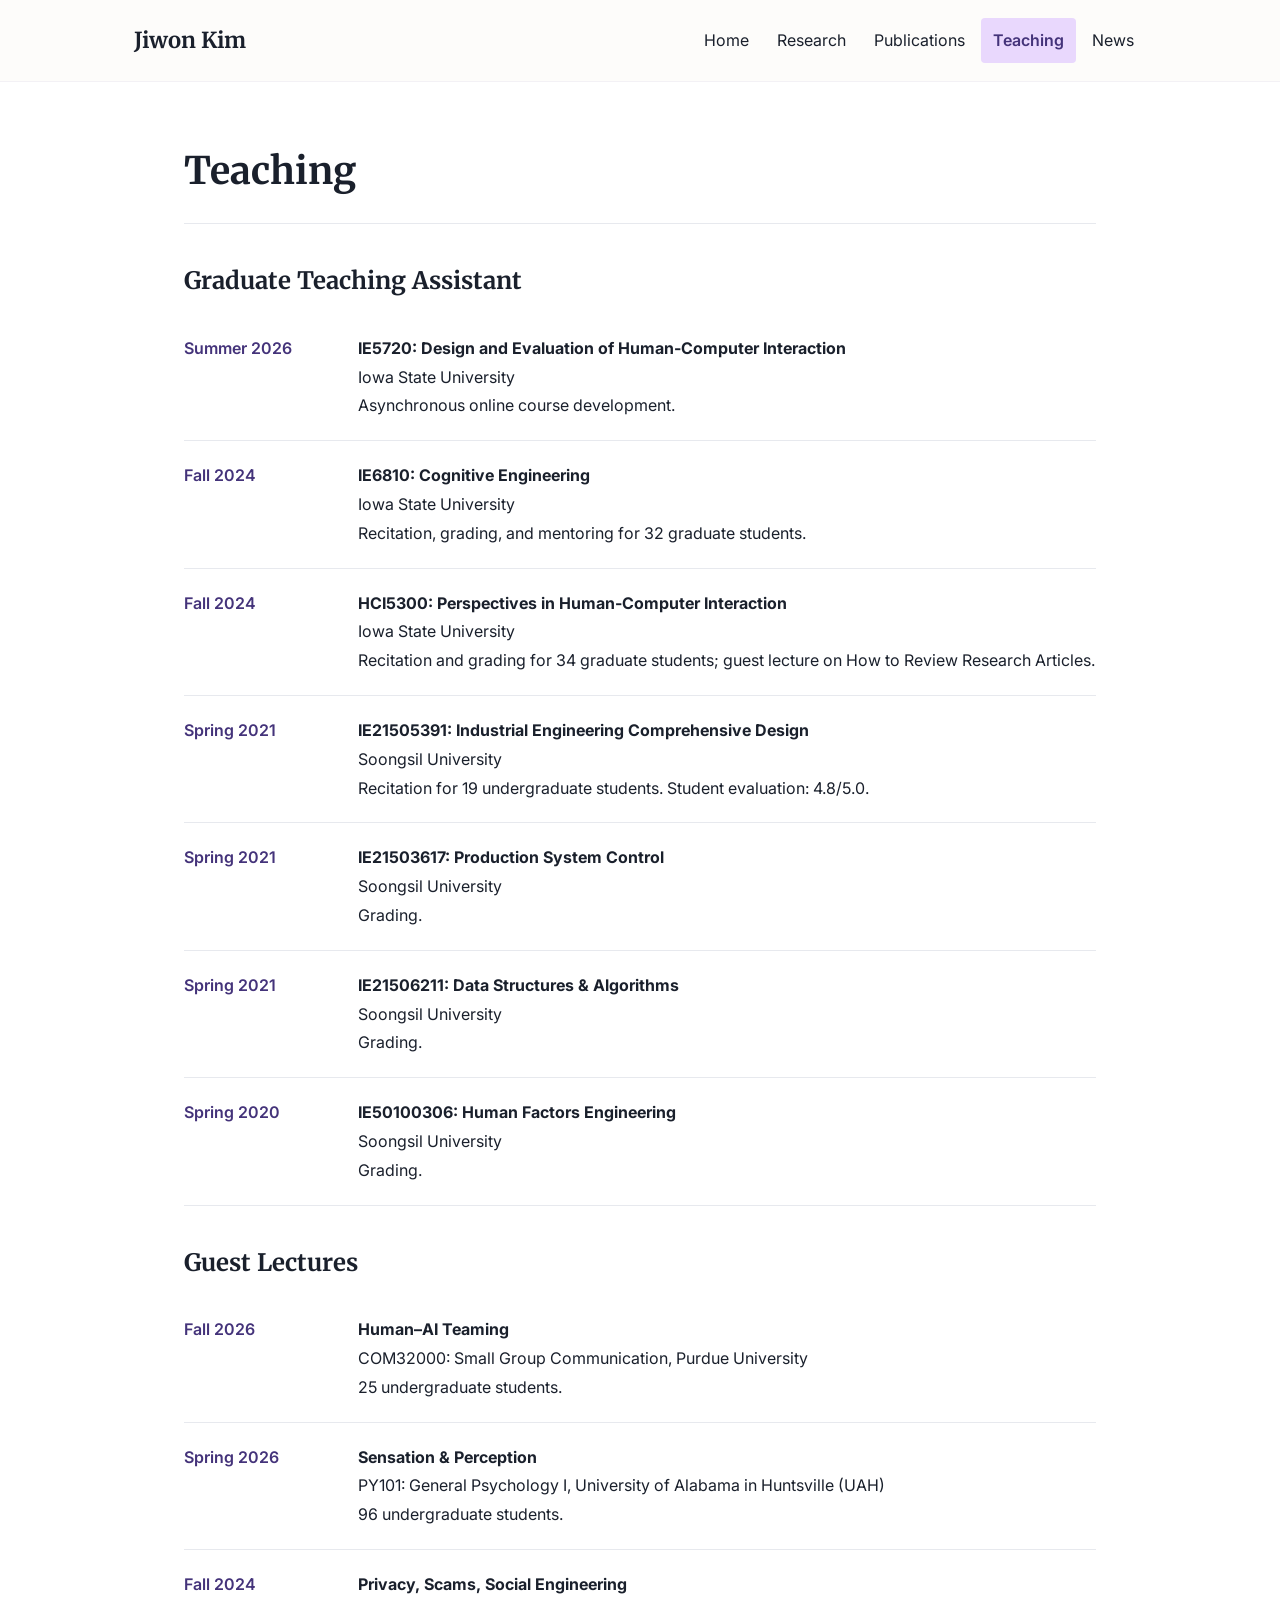
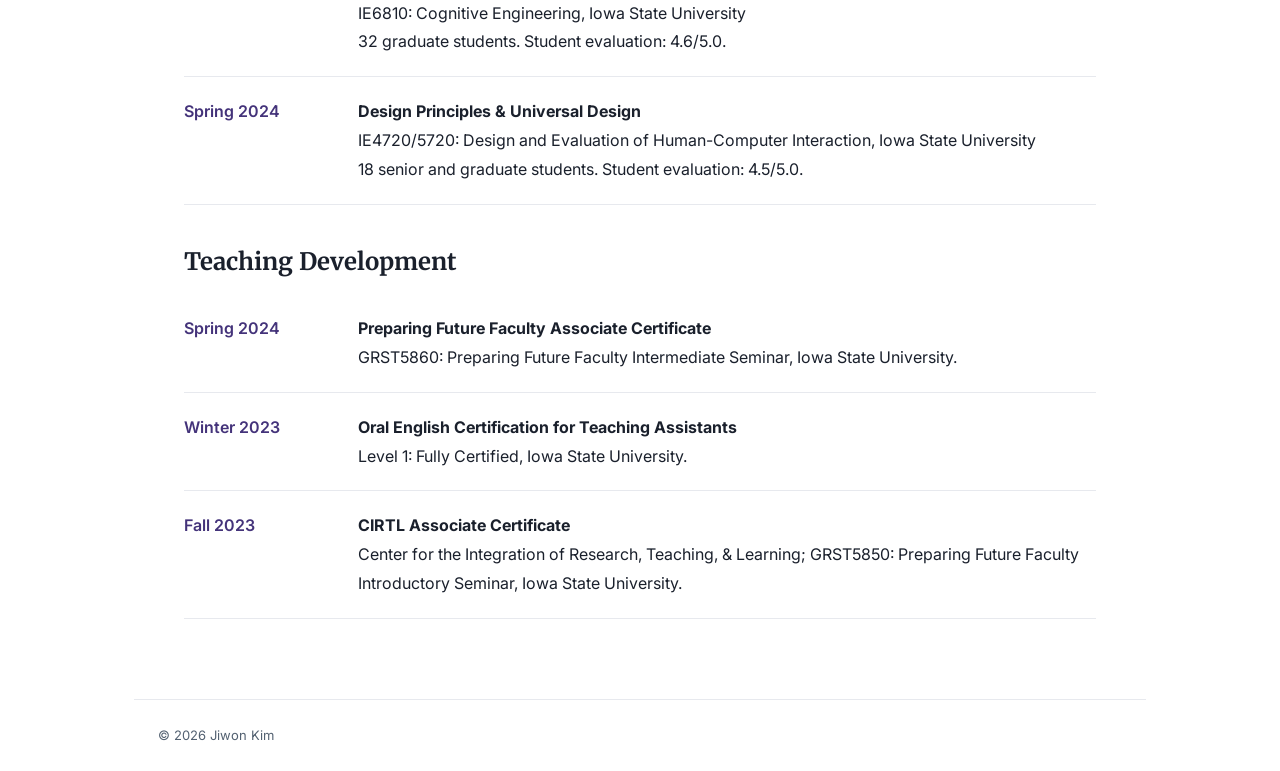
<file: teaching.html>
<!doctype html>
<html lang="en">
<head>
<meta charset="utf-8">
<meta name="viewport" content="width=device-width, initial-scale=1">
<title>Teaching | Jiwon Kim</title>
<link rel="preconnect" href="https://fonts.googleapis.com">
<link rel="preconnect" href="https://fonts.gstatic.com" crossorigin>
<link href="https://fonts.googleapis.com/css2?family=Inter:wght@400;500;600;700&family=Merriweather:wght@400;700&display=swap" rel="stylesheet">
<link rel="stylesheet" href="styles.css">
</head>
<body>
<a class="skip-link" href="#main">Skip to content</a>
<header class="site-header"><div class="header-inner"><a class="brand" href="index.html">Jiwon Kim</a>
<nav class="nav" aria-label="Main navigation"><a href="index.html">Home</a>
<a href="research.html">Research</a>
<a href="publications.html">Publications</a>
<a href="teaching.html" aria-current="page">Teaching</a>
<a href="news.html">News</a></nav>
</div></header>
<main id="main" class="page">
<section id="teaching" class="section">
<div class="section-heading"><h1>Teaching</h1></div>
<section class="experience-group"><h2>Graduate Teaching Assistant</h2><ul class="timeline-list">
<li><span class="experience-date">Summer 2026</span><div><strong>IE5720: Design and Evaluation of Human-Computer Interaction</strong><br>Iowa State University<br>Asynchronous online course development.</div></li>
<li><span class="experience-date">Fall 2024</span><div><strong>IE6810: Cognitive Engineering</strong><br>Iowa State University<br>Recitation, grading, and mentoring for 32 graduate students.</div></li>
<li><span class="experience-date">Fall 2024</span><div><strong>HCI5300: Perspectives in Human-Computer Interaction</strong><br>Iowa State University<br>Recitation and grading for 34 graduate students; guest lecture on How to Review Research Articles.</div></li>
<li><span class="experience-date">Spring 2021</span><div><strong>IE21505391: Industrial Engineering Comprehensive Design</strong><br>Soongsil University<br>Recitation for 19 undergraduate students. Student evaluation: 4.8/5.0.</div></li>
<li><span class="experience-date">Spring 2021</span><div><strong>IE21503617: Production System Control</strong><br>Soongsil University<br>Grading.</div></li>
<li><span class="experience-date">Spring 2021</span><div><strong>IE21506211: Data Structures &amp; Algorithms</strong><br>Soongsil University<br>Grading.</div></li>
<li><span class="experience-date">Spring 2020</span><div><strong>IE50100306: Human Factors Engineering</strong><br>Soongsil University<br>Grading.</div></li>
</ul></section>
<section class="experience-group"><h2>Guest Lectures</h2><ul class="timeline-list">
<li><span class="experience-date">Fall 2026</span><div><strong>Human–AI Teaming</strong><br>COM32000: Small Group Communication, Purdue University<br>25 undergraduate students.</div></li>
<li><span class="experience-date">Spring 2026</span><div><strong>Sensation &amp; Perception</strong><br>PY101: General Psychology I, University of Alabama in Huntsville (UAH)<br>96 undergraduate students.</div></li>
<li><span class="experience-date">Fall 2024</span><div><strong>Privacy, Scams, Social Engineering</strong><br>IE6810: Cognitive Engineering, Iowa State University<br>32 graduate students. Student evaluation: 4.6/5.0.</div></li>
<li><span class="experience-date">Spring 2024</span><div><strong>Design Principles &amp; Universal Design</strong><br>IE4720/5720: Design and Evaluation of Human-Computer Interaction, Iowa State University<br>18 senior and graduate students. Student evaluation: 4.5/5.0.</div></li>
</ul></section>

<!--
<section class="experience-group"><h2>Research Mentoring: Purdue University</h2><ul class="timeline-list">
<li><span class="experience-date">Fall 2026</span><div><strong>Tayde White</strong> &middot; BS, Computer Science and Economics<br>Hidden profile in group decision making with large language model agents.</div></li>
<li><span class="experience-date">Fall 2026</span><div><strong>Maurice Reimer</strong> &middot; BS, Mechanical Engineering and Mathematics<br>Hidden profile in group decision making with large language model agents.</div></li>
<li><span class="experience-date">Fall 2026</span><div><strong>Malhar Jadhav</strong> &middot; BS, Computer Science and Mathematics<br>Engineering principles for public charging stations for electric vehicles.</div></li>
</ul></section>
<section class="experience-group"><h2>Research Mentoring: Iowa State University</h2><ul class="timeline-list">
<li><span class="experience-date">Spring 2026</span><div><strong>Hazer Becic</strong> &middot; BS, Industrial Engineering<br>Training metacognitive control for pilot decision making.</div></li>
<li><span class="experience-date">Fall 2025</span><div><strong>Jaden N. Miller</strong> &middot; BS, Industrial Engineering<br>Effects of display compellingness on attention in automated driving.</div></li>
<li><span class="experience-date">Summer 2025 - Fall 2026</span><div><strong>Visruta M. Aiyer</strong> &middot; MS, Human-Computer Interaction<br>Categorizing stimulation preferences to estimate cybersickness severity.</div></li>
<li><span class="experience-date">Spring 2025 - Fall 2026</span><div><strong>Shayama S. Khan</strong> &middot; PhD, Human-Computer Interaction<br>Effects of hardware latency and exposure duration on cybersickness.</div></li>
<li><span class="experience-date">Spring - Summer 2025</span><div><strong>Reid W. Stanslaski</strong> &middot; BS, Industrial Engineering<br>Modeling adaptive decision making under time pressure.</div></li>
<li><span class="experience-date">Fall 2024 - Spring 2025</span><div><strong>Charlton H. McArthur</strong> &middot; BS, Industrial Engineering<br>Effects of display compellingness on attention in automated driving.</div></li>
<li><span class="experience-date">Summer 2024</span><div><strong>Ryan P. McCurnin</strong> &middot; BS, Industrial Engineering<br>Training humans to develop human-AI agent teamwork skills.</div></li>
<li><span class="experience-date">Spring 2024</span><div><strong>Ethan Hauschildt</strong> &middot; BS, Industrial Engineering<br>Training humans to develop human-AI agent teamwork skills.</div></li>
</ul></section> -->
<section class="experience-group"><h2>Teaching Development</h2><ul class="timeline-list">
<li><span class="experience-date">Spring 2024</span><div><strong>Preparing Future Faculty Associate Certificate</strong><br>GRST5860: Preparing Future Faculty Intermediate Seminar, Iowa State University.</div></li>
<li><span class="experience-date">Winter 2023</span><div><strong>Oral English Certification for Teaching Assistants</strong><br>Level 1: Fully Certified, Iowa State University.</div></li>
<li><span class="experience-date">Fall 2023</span><div><strong>CIRTL Associate Certificate</strong><br>Center for the Integration of Research, Teaching, &amp; Learning; GRST5850: Preparing Future Faculty Introductory Seminar, Iowa State University.</div></li>
</ul></section>
</section>
</main>
<footer class="site-footer"><p>&copy; <span id="year">2026</span> Jiwon Kim</p>
<script src="script.js"></script>
</body>
</html>
</file>
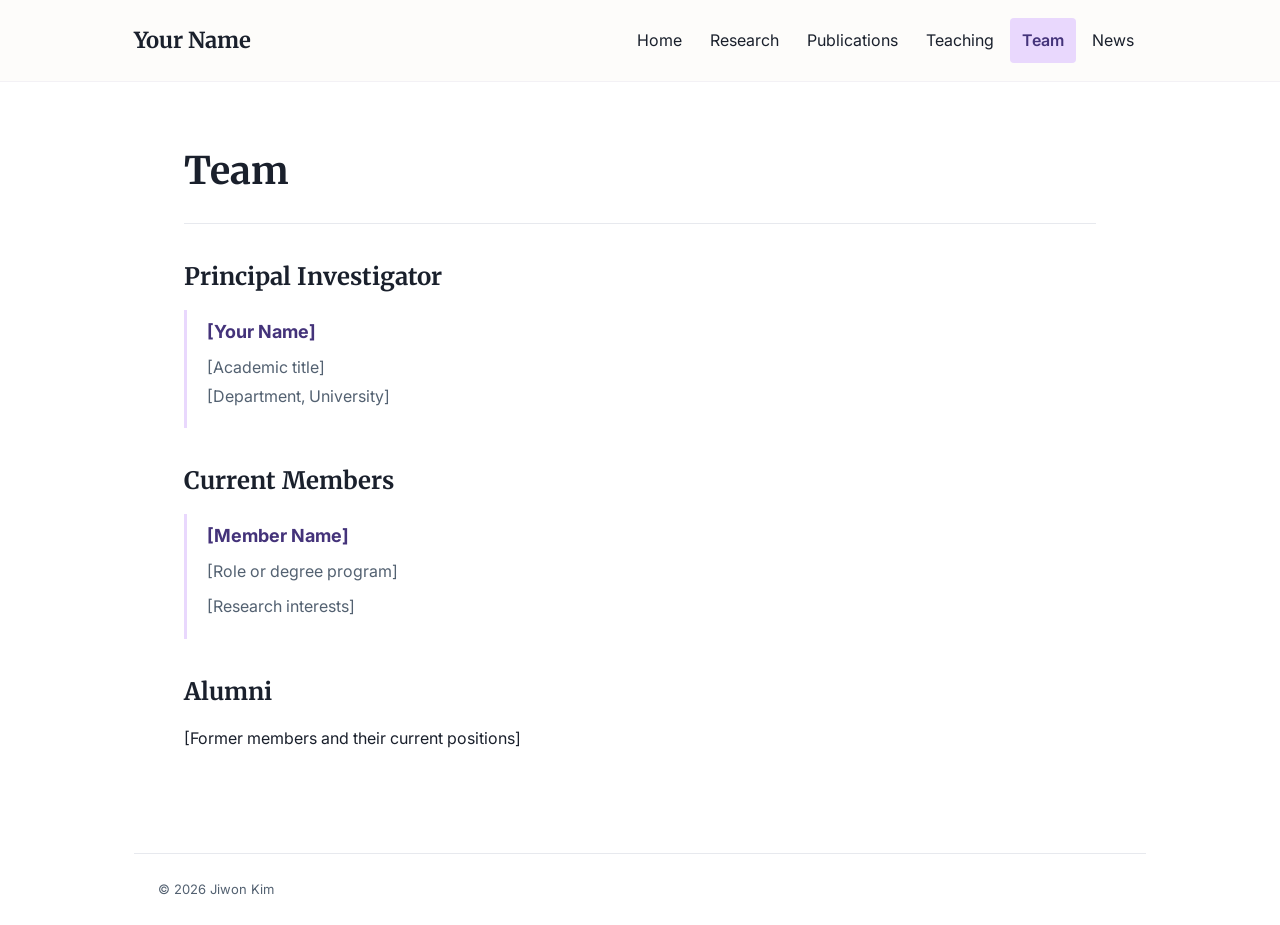
<file: team.html>
<!doctype html>
<html lang="en">
<head>
<meta charset="utf-8">
<meta name="viewport" content="width=device-width, initial-scale=1">
<title>Team | Your Name</title>
<link rel="preconnect" href="https://fonts.googleapis.com">
<link rel="preconnect" href="https://fonts.gstatic.com" crossorigin>
<link href="https://fonts.googleapis.com/css2?family=Inter:wght@400;500;600;700&family=Merriweather:wght@400;700&display=swap" rel="stylesheet">
<link rel="stylesheet" href="styles.css">
</head>
<body>
<a class="skip-link" href="#main">Skip to content</a>
<header class="site-header"><div class="header-inner"><a class="brand" href="index.html">Your Name</a>
<nav class="nav" aria-label="Main navigation"><a href="index.html">Home</a>
<a href="research.html">Research</a>
<a href="publications.html">Publications</a>
<a href="teaching.html">Teaching</a>
<a href="team.html" aria-current="page">Team</a>
<a href="news.html">News</a></nav>
</div></header>
<main id="main" class="page">
<section class="section"><div class="section-heading"><h1>Team</h1></div>
<section class="team-group"><h2>Principal Investigator</h2><article class="person"><h3>[Your Name]</h3><p>[Academic title]<br>[Department, University]</p></article></section>
<section class="team-group"><h2>Current Members</h2><article class="person"><h3>[Member Name]</h3><p>[Role or degree program]</p><p>[Research interests]</p></article></section>
<section class="team-group"><h2>Alumni</h2><p>[Former members and their current positions]</p></section></section>
</main>
<footer class="site-footer"><p>&copy; <span id="year">2026</span> Jiwon Kim</p>
<script src="script.js"></script>
</body>
</html>
</file>
<file: styles.css>
:root { --ink: #1a202c; --muted: #536171; --accent: #44337a; --lavender: #e9d8fd; --blue: #276ba8; --line: #e7e9ee; }
* { box-sizing: border-box; }
body { margin: 0; background: #fff; color: var(--ink); font-family: "Inter", Arial, sans-serif; font-size: 16px; line-height: 1.8; letter-spacing: 0; }
a { color: var(--blue); text-underline-offset: 4px; }
a:hover { color: var(--accent); }
a:focus-visible { outline: 3px solid var(--accent); outline-offset: 4px; }
h1, h2, h3, p { margin-top: 0; }
h1, h2, .brand { font-family: "Merriweather", Georgia, serif; }
h1 { font-size: 38px; line-height: 1.3; margin-bottom: 28px; overflow-wrap: anywhere; }
h2 { font-size: 24px; line-height: 1.4; margin-bottom: 16px; }
h3 { font-size: 18px; line-height: 1.5; color: var(--accent); margin-bottom: 8px; }
.site-header { background: #fdfcfa; border-bottom: 1px solid #f3f1f5; }
.header-inner { max-width: 1060px; margin: auto; padding: 18px 24px; display: flex; align-items: center; justify-content: space-between; gap: 24px; }
.brand { color: var(--ink); font-size: 22px; font-weight: 700; text-decoration: none; white-space: nowrap; }
.nav { display: flex; flex-wrap: wrap; gap: 4px; }
.nav a { padding: 8px 12px; text-decoration: none; color: var(--ink); border-radius: 4px; }
.nav a:hover { background: #f4eefb; }
.nav a[aria-current="page"] { color: var(--accent); background: var(--lavender); font-weight: 600; }
.home, .page { max-width: 960px; margin: auto; padding: 64px 24px; min-height: calc(100vh - 180px); }
.intro { display: grid; grid-template-columns: 220px minmax(0,1fr); align-items: center; gap: 56px; margin-bottom: 64px; }
.intro-photo { display: grid; place-items: center; width: 220px; aspect-ratio: 4 / 5; background: #f1edf7; color: var(--accent); border-radius: 6px; }
.intro-photo span { font-family: "Merriweather", Georgia, serif; font-size: 56px; }
img.intro-photo { display: block; object-fit: cover; }
.intro h1 { color: var(--accent); font-size: 44px; margin-bottom: 20px; }
.eyebrow { font-size: 13px; font-weight: 600; color: var(--muted); margin-bottom: 12px; }
.lead { font-size: 17px; }
.link-row { display: flex; align-items: center; flex-wrap: wrap; gap: 24px; }
.button { font-weight: 600; }
.home-details { display: grid; grid-template-columns: minmax(max-content, 1fr) minmax(0, 1fr); gap: 48px; border-top: 1px solid var(--line); padding-top: 40px; }
.profile-card .compact-list li { white-space: nowrap; }
.profile-card h2 { margin-top: 28px; font-size: 20px; }
.profile-card h2:first-child { margin-top: 0; }
.tag-list, .compact-list { padding-left: 20px; }
address { display: grid; font-style: normal; gap: 8px; overflow-wrap: anywhere; }
.section-heading { border-bottom: 1px solid var(--line); margin-bottom: 36px; }
.theme-grid { display: grid; gap: 24px; }
.theme-grid article { border-bottom: 1px solid var(--line); padding-bottom: 16px; }
.theme-grid p { max-width: 760px; }
.publication-list { padding-left: 24px; }
.publication-group { margin-top: 40px; }
.publication-list li { padding-left: 8px; margin-bottom: 30px; }
.publication-list li::marker { color: var(--accent); font-weight: 600; }
.pub-title, .pub-meta { display: block; }
.pub-title { font-weight: 600; margin-bottom: 6px; }
.pub-meta { color: var(--muted); }
.pub-award { display: block; margin-top: 6px; padding-left: 12px; border-left: 3px solid var(--lavender); color: var(--accent); font-weight: 600; }
[hidden] { display: none !important; }
.visually-hidden { position: absolute; width: 1px; height: 1px; padding: 0; margin: -1px; overflow: hidden; clip-path: inset(50%); white-space: nowrap; border: 0; }
.research-page { max-width: 1120px; }
.research-intro { max-width: 820px; margin-bottom: 32px; }
.research-intro .lead { font-size: 21px; font-weight: 500; line-height: 1.5; }
.research-controls { display: flex; align-items: center; justify-content: space-between; flex-wrap: wrap; gap: 12px; padding-bottom: 20px; border-bottom: 1px solid var(--line); }
.topic-filter { display: flex; flex-wrap: wrap; gap: 4px; border: 0; padding: 0; margin: 0; min-width: 0; }
.topic-filter label { position: relative; cursor: pointer; }
.topic-filter input { position: absolute; width: 1px; height: 1px; opacity: 0; }
.topic-filter span { display: block; padding: 9px 14px; border-radius: 4px; font-size: 14px; font-weight: 600; }
.topic-filter input:checked + span { background: var(--lavender); color: var(--accent); }
.topic-filter input:focus-visible + span { outline: 3px solid var(--accent); outline-offset: 2px; }
.topic-filter label:hover span { background: #f3eff8; }
.topic-filter input:checked + span { background: var(--lavender); }
#research-count { margin: 0; font-size: 13px; color: var(--muted); }
.research-topic { display: grid; grid-template-columns: minmax(0, 0.85fr) minmax(0, 1.65fr); gap: 48px; padding: 48px 0; border-bottom: 1px solid var(--line); scroll-margin-top: 24px; }
.research-figure { margin: 0; align-self: start; }
.topic-art { aspect-ratio: 0.94; overflow: hidden; background: #fafbfc; }
.topic-art img { display: block; width: 100%; height: 100%; object-fit: cover; }
.art-decisions img { object-position: left; }
.art-teams img { object-position: center; }
.art-technology img { object-position: right; }
.research-figure figcaption { color: var(--muted); font-size: 12px; text-align: center; margin-top: 8px; }
.topic-label { font-size: 12px; color: var(--accent); font-weight: 700; margin-bottom: 12px; }
.topic-content { min-width: 0; }
.topic-content h2 { font-size: 25px; }
.method-list { display: flex; flex-wrap: wrap; gap: 4px 18px; padding: 0; list-style: none; color: #28675c; font-size: 12px; font-weight: 600; margin: 20px 0 24px; }
.research-study { border-top: 1px solid var(--line); }
.research-study summary { cursor: pointer; padding: 15px 0; font-size: 14px; font-weight: 600; line-height: 1.6; }
.research-study summary::marker { color: var(--accent); }
.research-study summary:hover { color: var(--accent); }
.research-study summary:focus-visible { outline: 3px solid var(--accent); outline-offset: 3px; }
.study-body { padding: 4px 0 16px; font-size: 15px; }
.study-body h3 { font-family: "Inter", Arial, sans-serif; color: #28675c; font-size: 14px; }
.study-status { color: #28675c; font-weight: 500; font-size: 12px; margin-left: 6px; }
.study-links { display: flex; flex-wrap: wrap; gap: 8px 20px; font-size: 13px; margin-bottom: 0; }
.research-future { padding-top: 40px; }
.future-columns { display: grid; grid-template-columns: 1fr 1fr; gap: 40px; }
.future-columns h3 { font-size: 17px; }
.future-columns p { font-size: 15px; }
@media (max-width: 800px) {
  .research-topic { gap: 28px; grid-template-columns: minmax(0, 0.75fr) minmax(0, 1.6fr); }
  .topic-content h2 { font-size: 22px; }
}
@media (max-width: 640px) {
  .research-topic { grid-template-columns: minmax(0, 1fr); padding: 32px 0; gap: 24px; }
  .research-figure { width: min(100%, 290px); justify-self: center; }
  .topic-filter span { padding: 9px 10px; font-size: 13px; }
  .research-intro .lead { font-size: 19px; }
  .future-columns { grid-template-columns: minmax(0, 1fr); gap: 16px; }
}
.timeline-list { list-style: none; padding: 0; }
.timeline-list li { display: grid; grid-template-columns: 100px minmax(0,1fr); gap: 24px; padding: 20px 0; border-bottom: 1px solid var(--line); }
.timeline-list time { color: var(--accent); font-weight: 600; }
.experience-date { color: var(--accent); font-weight: 600; }
#news .timeline-list li { grid-template-columns: 150px minmax(0, 1fr); }
@media (max-width: 560px) {
  #news .timeline-list li { grid-template-columns: 1fr; }
}
.experience-group { margin-top: 40px; }
.experience-group .timeline-list li { grid-template-columns: 150px minmax(0, 1fr); }
@media (max-width: 560px) {
  .experience-group .timeline-list li { grid-template-columns: 1fr; }
}
.team-group { margin-bottom: 36px; }
.person { padding: 8px 0 12px 20px; border-left: 3px solid var(--lavender); }
.person p { margin-bottom: 6px; color: var(--muted); }
.site-footer { max-width: 1012px; margin: auto; padding: 24px; border-top: 1px solid var(--line); display: flex; justify-content: space-between; gap: 20px; font-size: 13px; color: var(--muted); }
.site-footer p { margin: 0; }
.skip-link { position: absolute; left: 16px; top: -100px; background: #fff; padding: 8px 16px; z-index: 20; }
.skip-link:focus { top: 8px; }
@media (max-width: 800px) {
.header-inner { flex-direction: column; align-items: flex-start; gap: 12px; }
.nav { gap: 4px 0; }
.nav a { padding: 8px 10px; font-size: 14px; }
.intro { gap: 32px; grid-template-columns: 180px minmax(0,1fr); }
.intro-photo { width: 180px; }
.home-details { grid-template-columns: minmax(0, 1fr); gap: 32px; }
.profile-card .compact-list li { white-space: normal; }
}
@media (max-width: 560px) {
.home, .page { padding: 36px 20px; }
.header-inner { padding: 16px 20px; }
.intro, .home-details { grid-template-columns: 1fr; }
.intro { margin-bottom: 36px; }
.intro h1 { font-size: 36px; }
h1 { font-size: 30px; }
.timeline-list li { grid-template-columns: 1fr; gap: 4px; }
}
</file>
